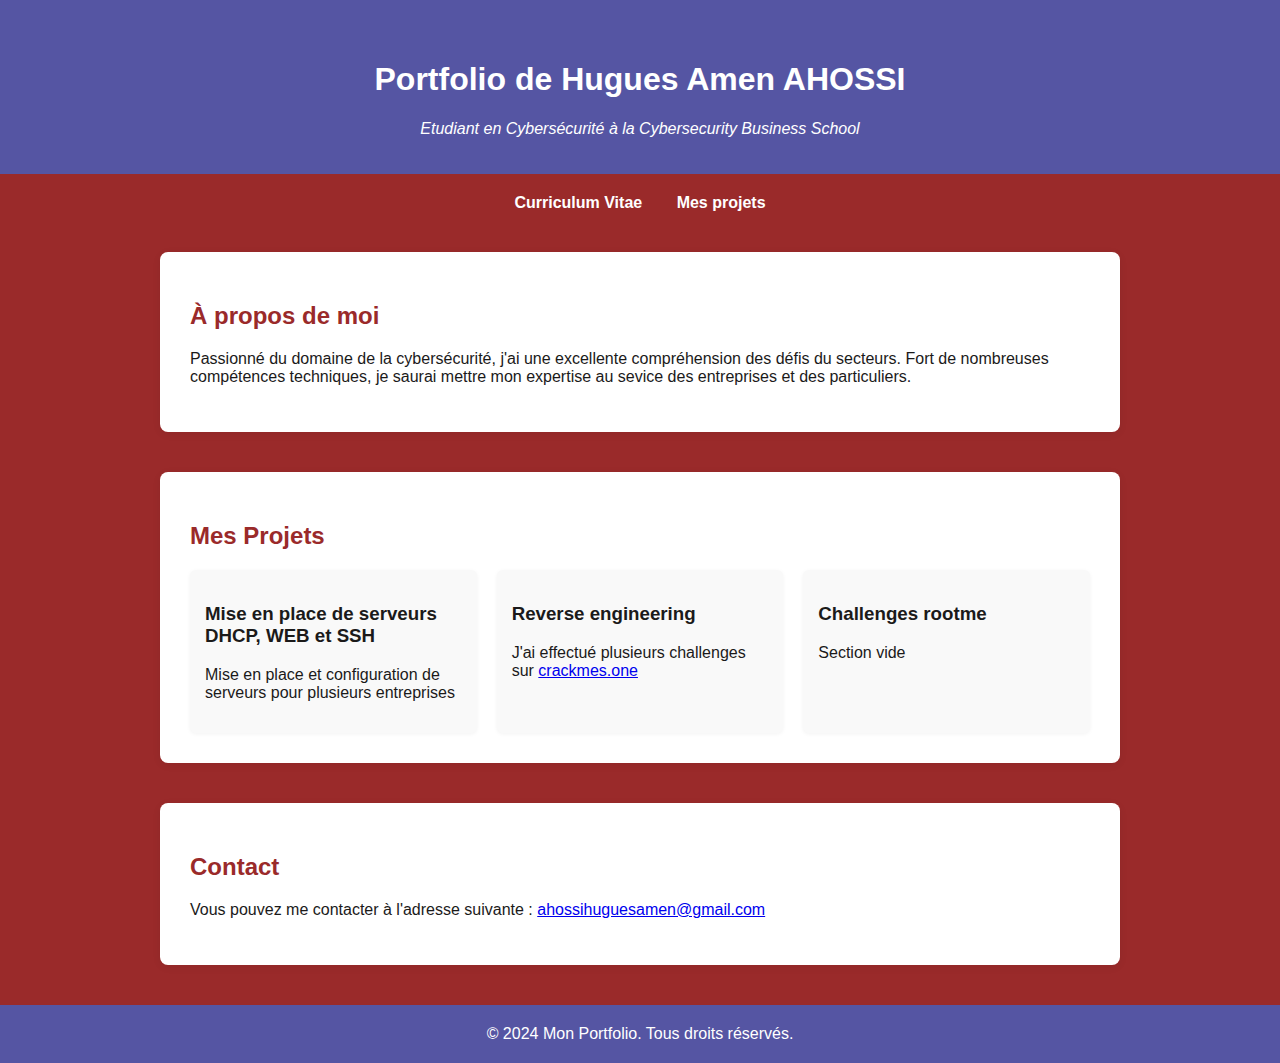
<file: index.html>
<!DOCTYPE html>
<html lang="fr">
<head>
    <meta charset="UTF-8">
    <meta name="portfolio de Hugues" content="width=device-width, initial-scale=1.0">
    <title>Mon Portfolio</title>
    <style>
        body {
            font-family: Arial, sans-serif;
            margin: 0;
            background: #9a2a2a;
            color: #1b1a1a;
        }
        header {
            background: rgb(85, 85, 163);
            color: white;
            padding: 40px 0 20px 0;
            text-align: center;
        }
        nav {
            margin: 20px 0;
            text-align: center;
        }
        nav a {
            color: white;
            text-decoration: none;
            margin: 0 15px;
            font-weight: bold;
        }
        section {
            max-width: 900px;
            margin: 40px auto;
            background: #fff;
            padding: 30px;
            border-radius: 8px;
            box-shadow: 0 2px 8px rgba(0,0,0,0.07);
        }
        h2 {
            color:#9a2a2a;
        }
        .projects {
            display: grid;
            grid-template-columns: repeat(auto-fit, minmax(250px, 1fr));
            gap: 20px;
        }
        .project {
            background: #f9f9f9;
            padding: 15px;
            border-radius: 6px;
            box-shadow: 0 1px 4px rgba(0,0,0,0.05);
        }
        footer {
            text-align: center;
            padding: 20px 0;
            background: rgb(85, 85, 163);
            color: #fff;
            margin-top: 40px;
        }
    </style>
</head>
<body>
    <header>
        <h1>Portfolio de Hugues Amen AHOSSI</h1>
        <p><i>Etudiant en Cybersécurité à la Cybersecurity Business School</i></p>
    </header>
    <nav>
        <a href="CVitae.html">Curriculum Vitae</a>
        <a href="#projects">Mes projets</a>
    </nav>
    <section id="about">
        <h2>À propos de moi</h2>
        <p>
            Passionné du domaine de la cybersécurité, j'ai une excellente compréhension des défis du secteurs. Fort de nombreuses compétences techniques, je saurai mettre mon expertise au sevice des entreprises et des particuliers.
        </p>
    </section>
    <section id="projects">
        <h2>Mes Projets</h2>
        <div class="projects">
            <div class="project">
                <h3>Mise en place de serveurs DHCP, WEB et SSH</h3>
                <p>Mise en place et configuration de serveurs pour plusieurs entreprises</p>
            </div>
            <div class="project">
                <h3>Reverse engineering</h3>
                <p> J'ai effectué plusieurs challenges sur <a href="https://www.crackmes.one">crackmes.one</a></p>
            </div>
            <div class="project">
                <h3>Challenges rootme</h3>
                <p>Section vide</p>
            </div>
        </div>
    </section>
    <section id="contact">
        <h2>Contact</h2>
        <p>
            Vous pouvez me contacter à l'adresse suivante : <a href="https://mail.google.com/mail/u/0/#inbox?compose=new%E2%80%9D">ahossihuguesamen@gmail.com</a>
        </p>
    </section>
    <footer>
        &copy; 2024 Mon Portfolio. Tous droits réservés.
    </footer>
</body>
</html>
</file>
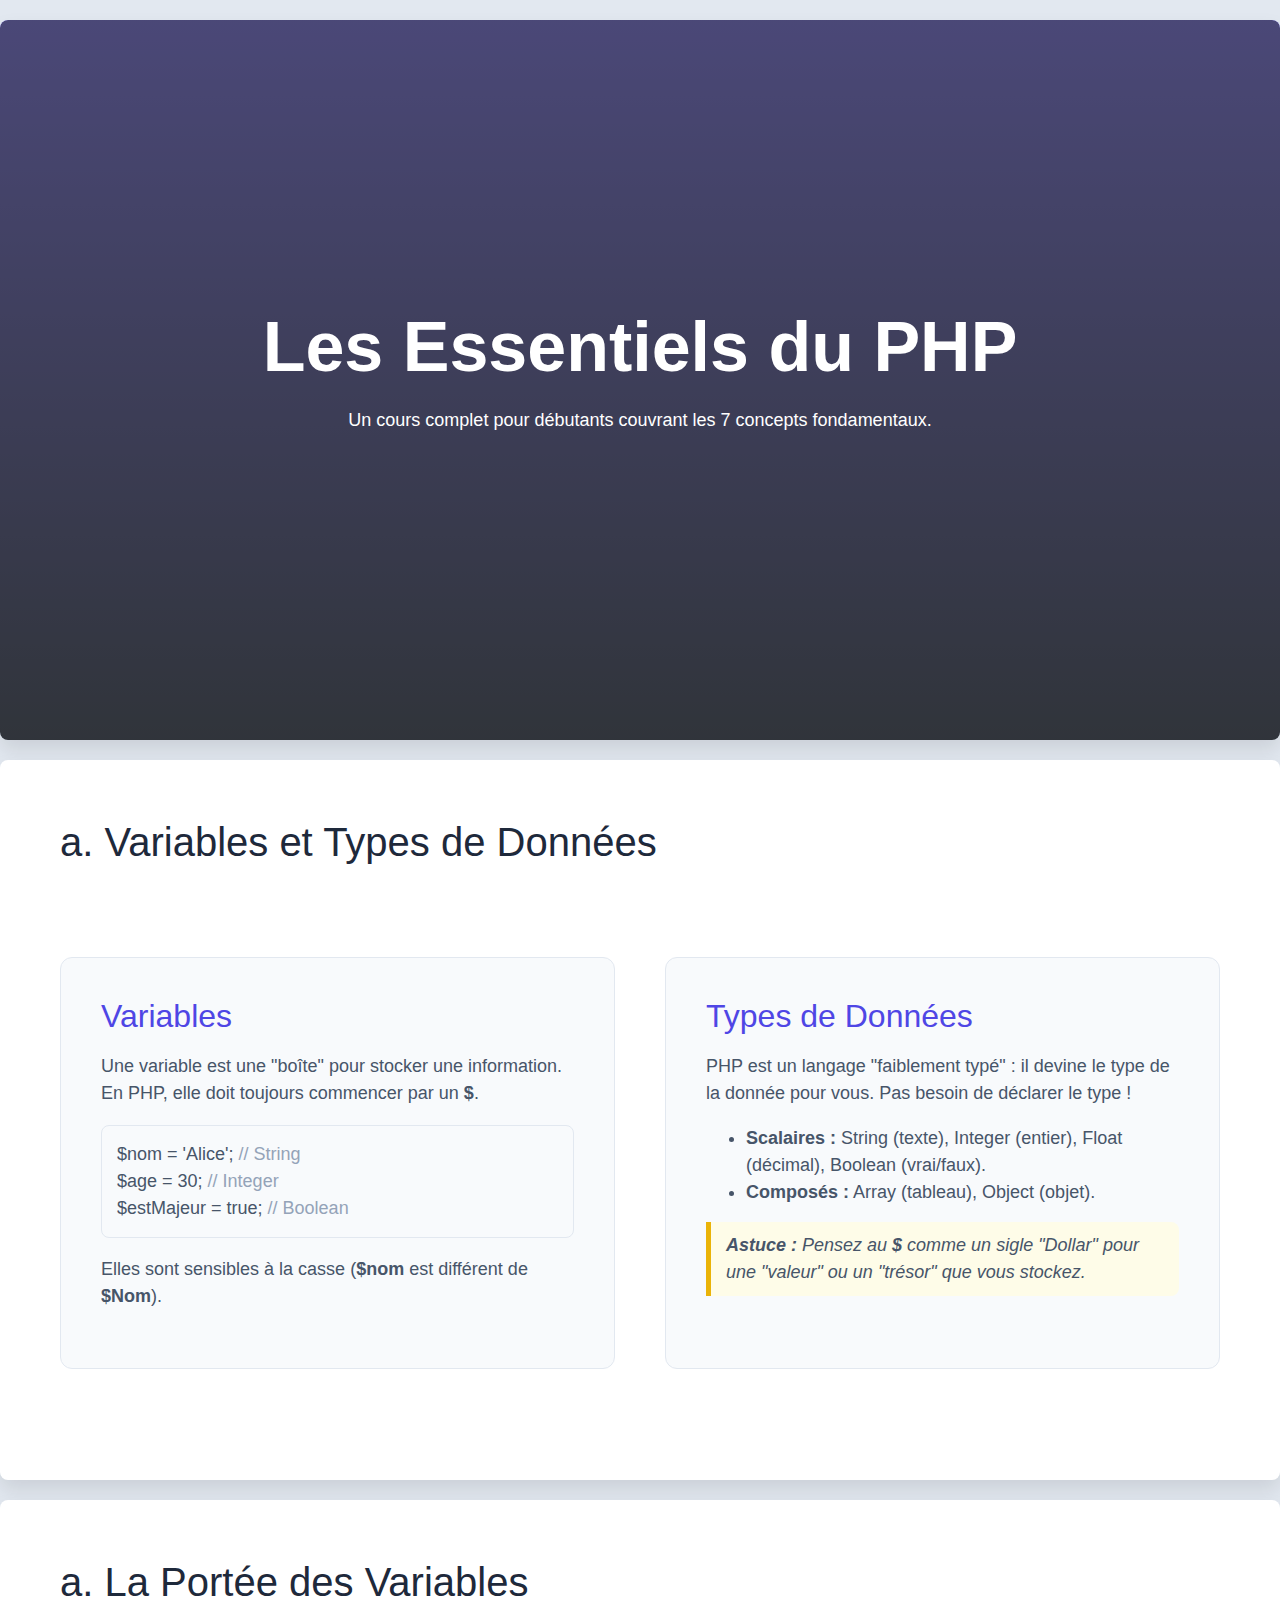
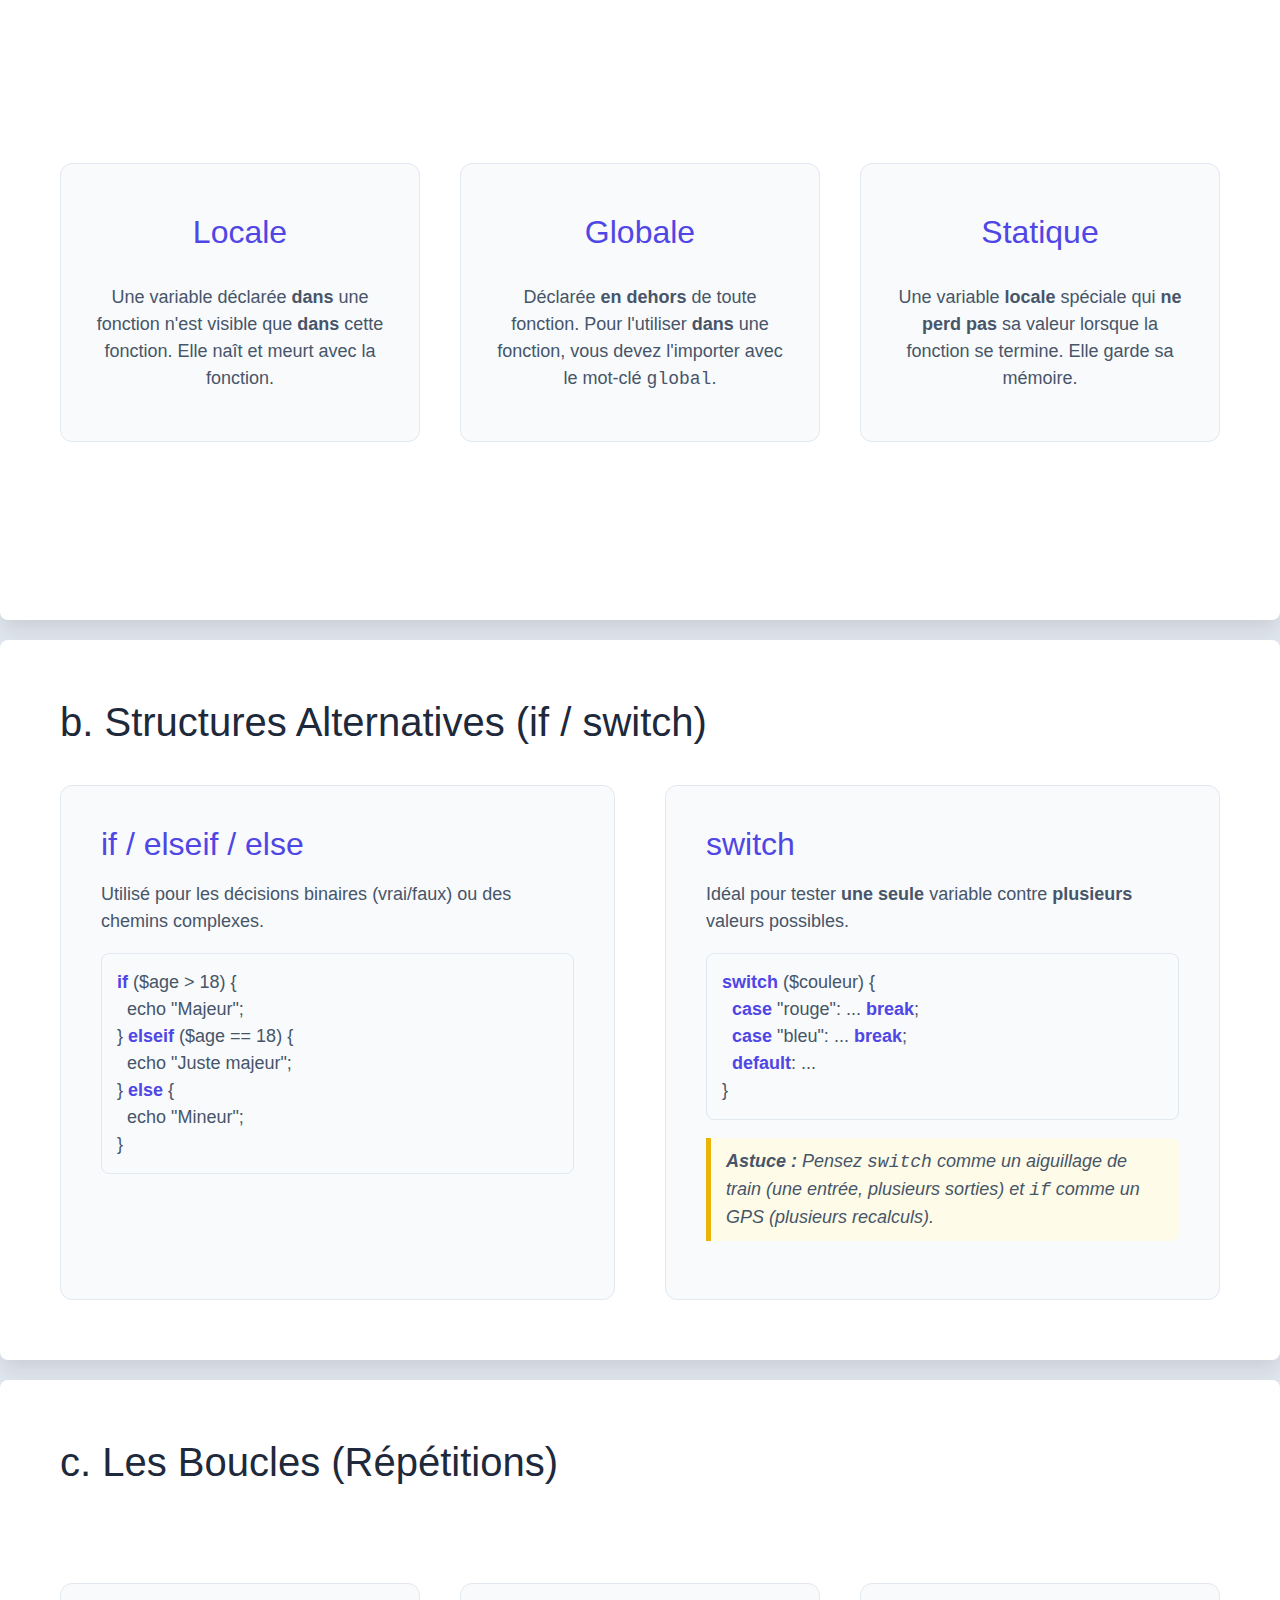
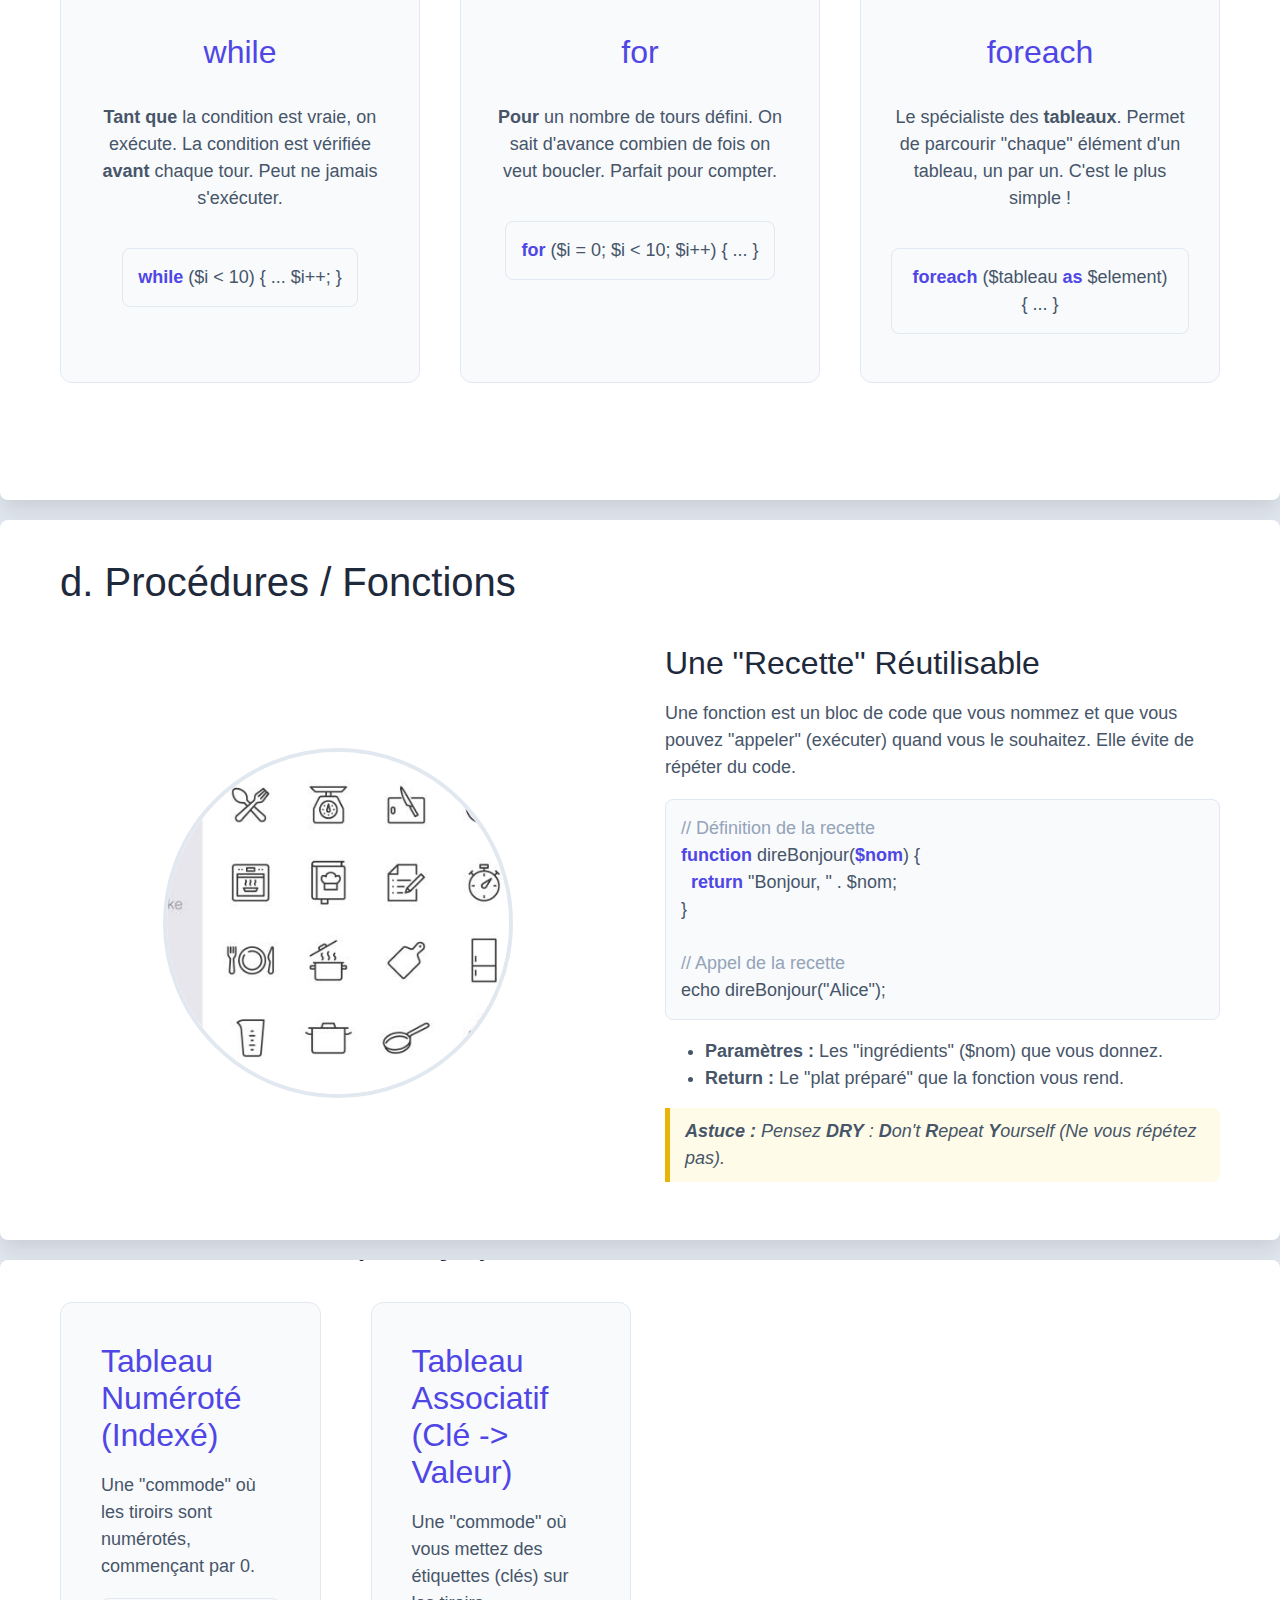
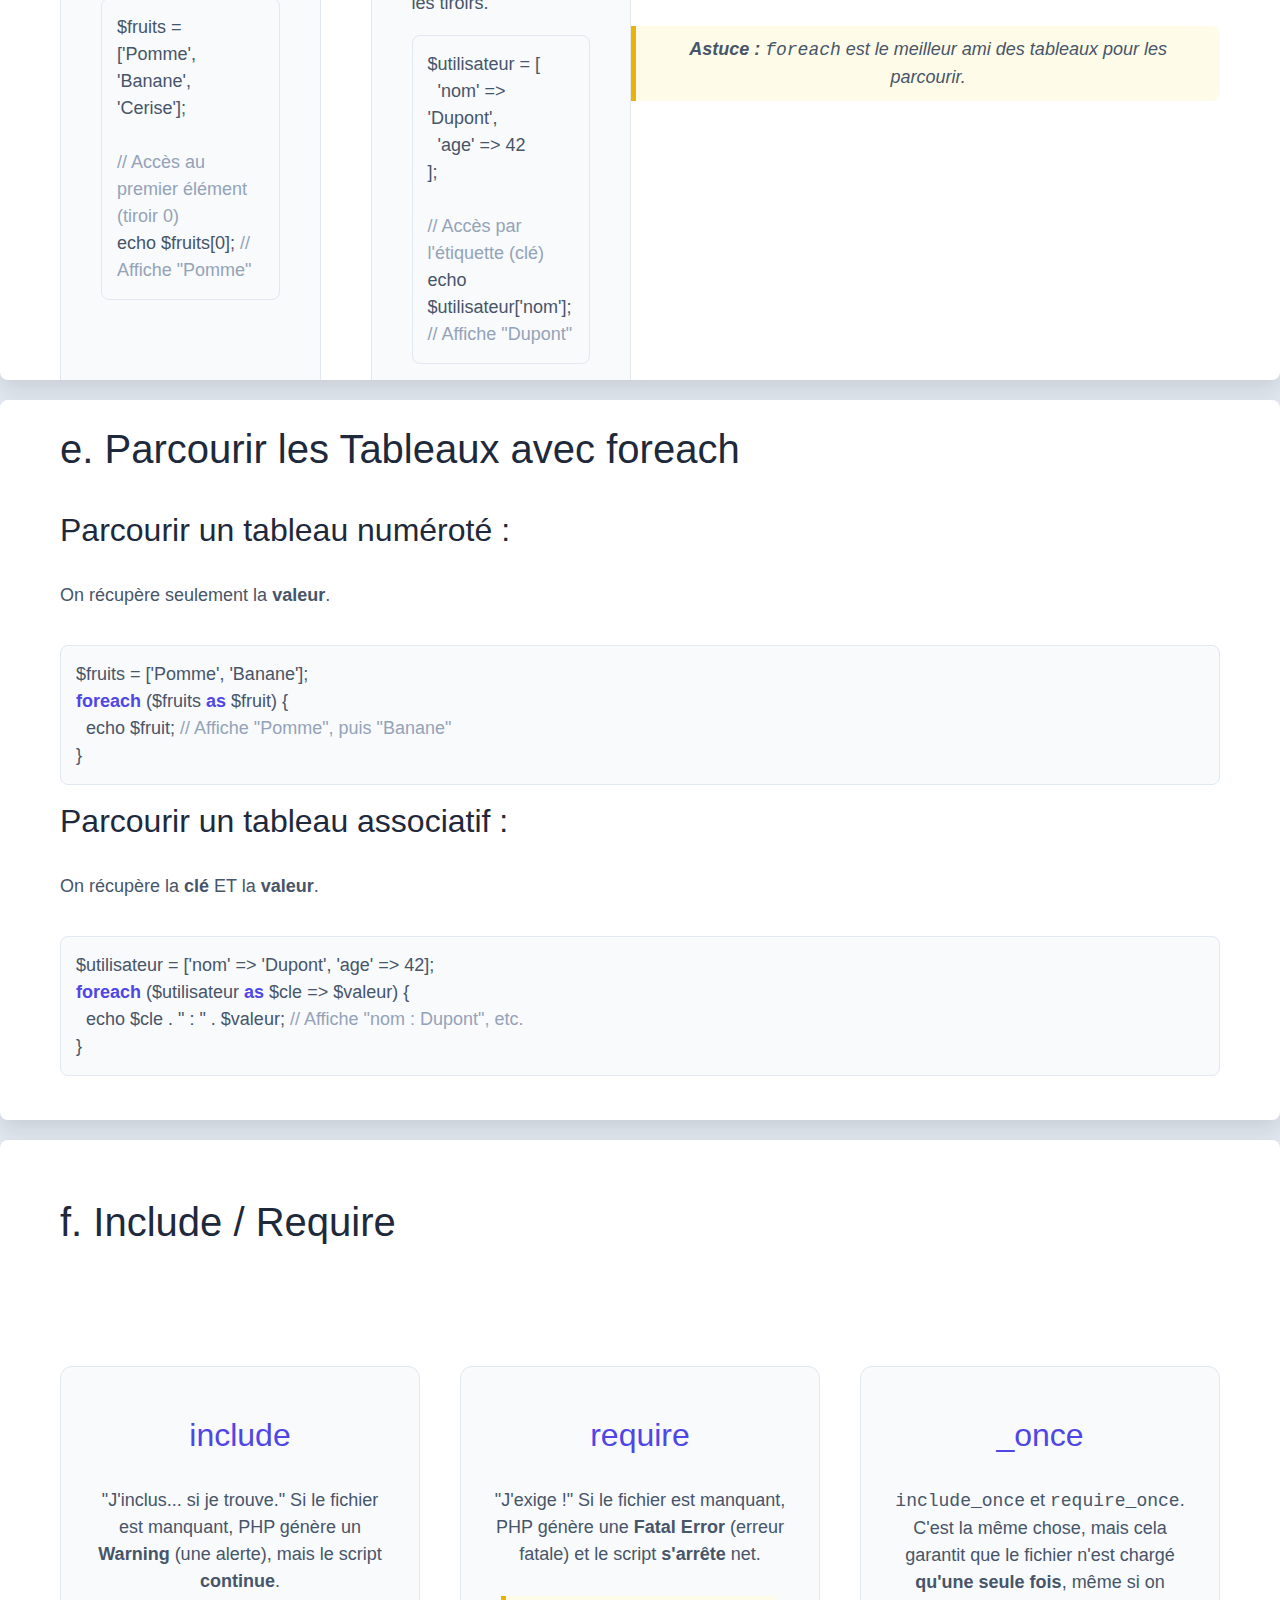
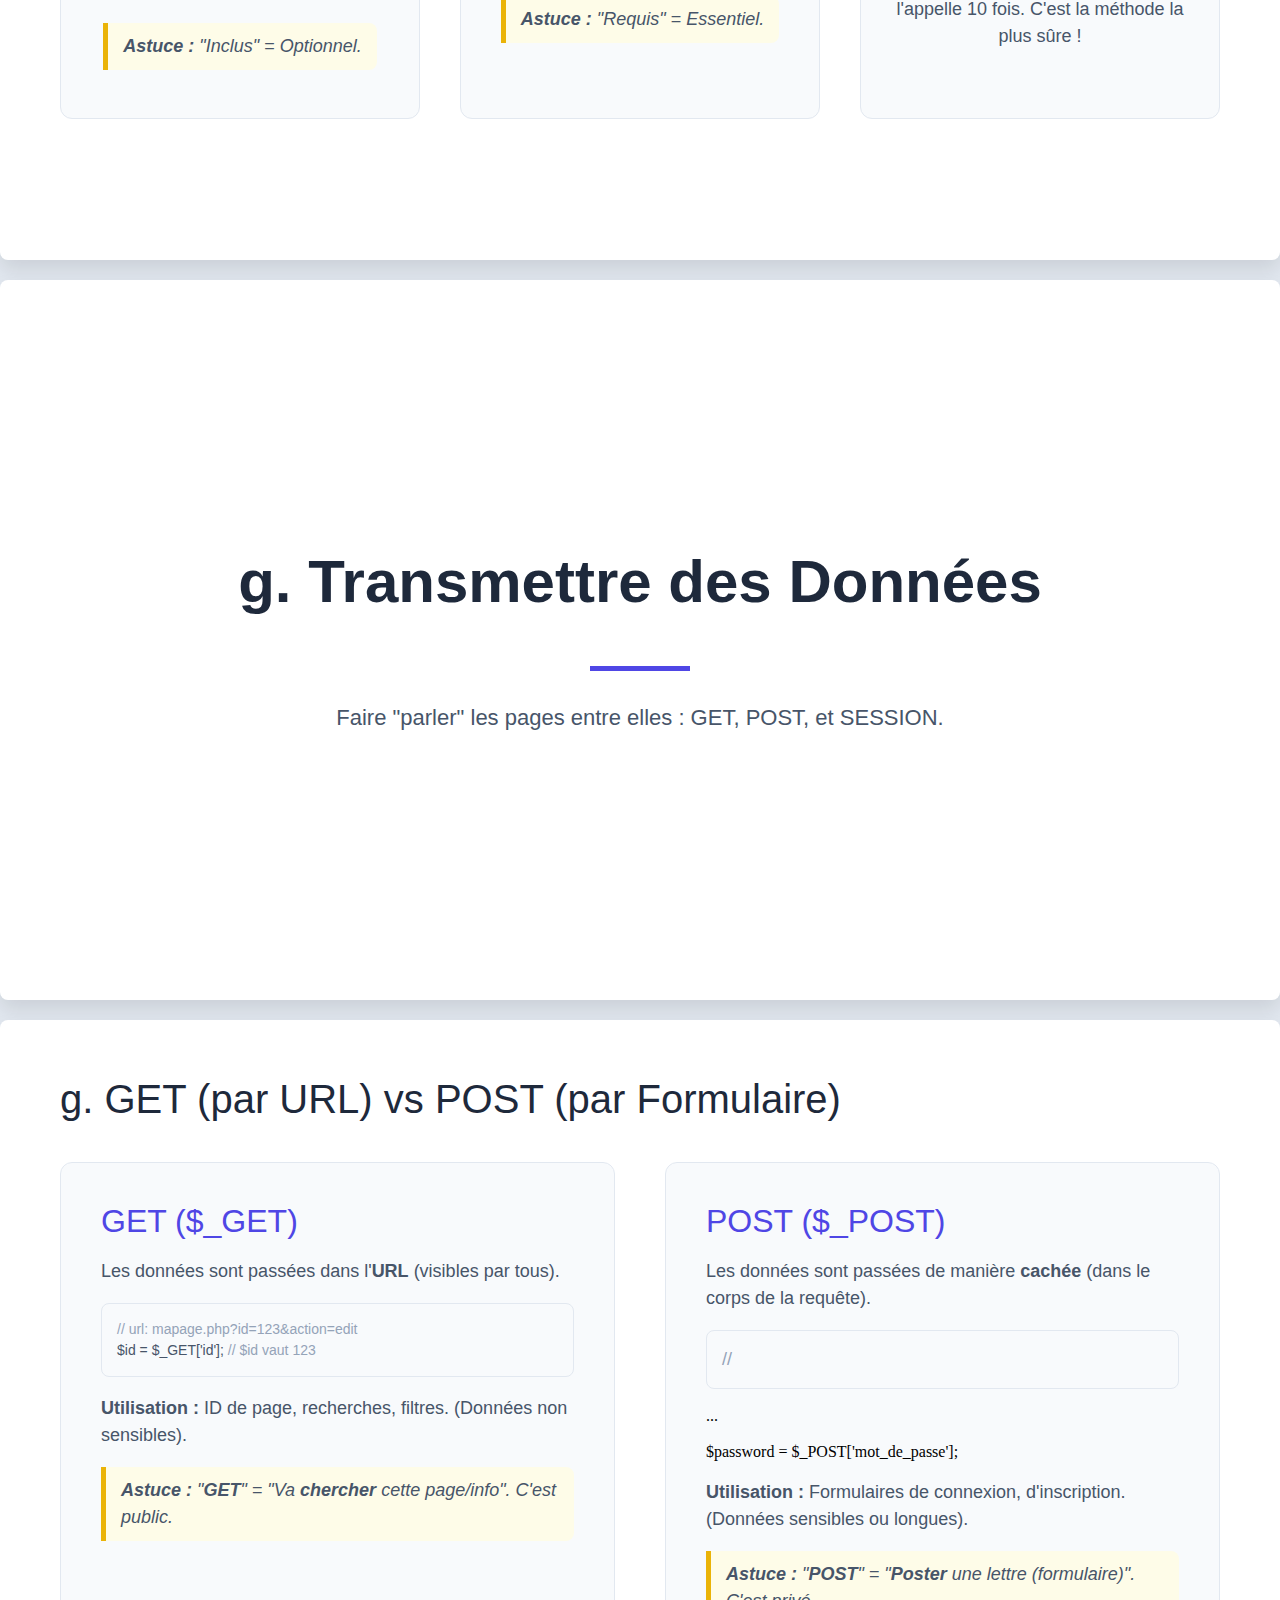
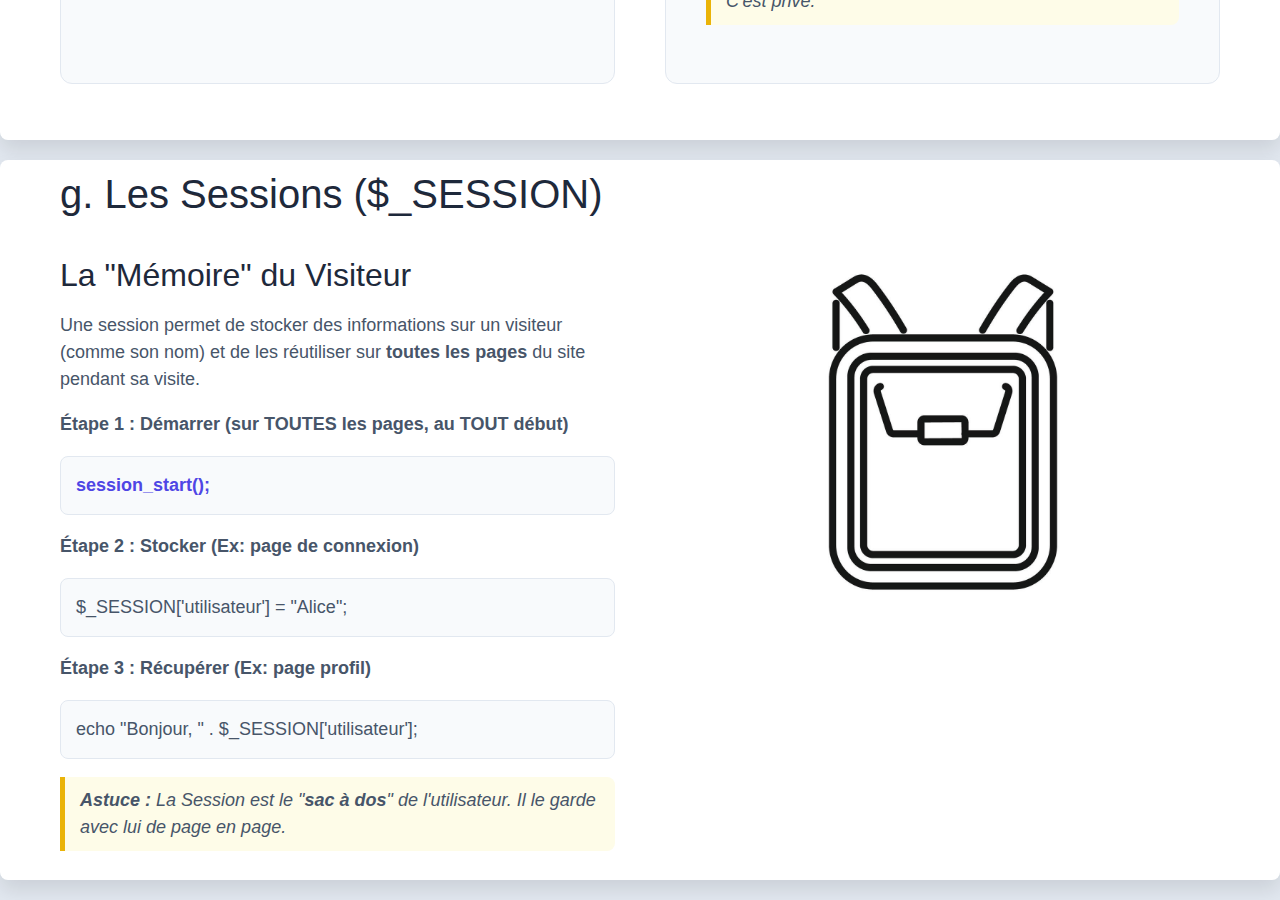
<file: cours_php.html>
<!DOCTYPE HTML>
<html lang="fr">
<head>
    <meta charset="UTF-8">
    <meta http-equiv="X-UA-Compatible" content="IE=edge">
    <meta name="viewport" content="width=device-width, initial-scale=1.0">
    <link rel="stylesheet" href="cours_php.css">
    <title>Du PHP</title>
</head>
<body>
<div class="slide-container full-bg-image" id="slide1" style="background-image: linear-gradient(rgba(79, 70, 229, 0.6), rgba(30, 41, 59, 0.7)), url('http://googleusercontent.com/image_collection/image_retrieval/18246425434954101437');">
    <div class="content-overlay">
        <h1>Les Essentiels du PHP</h1>
        <p class="subtitle">Un cours complet pour débutants couvrant les 7 concepts fondamentaux.</p>
    </div>
</div>

<div class="slide-container" id="slide2">
    <h2 class="slide-title">a. Variables et Types de Données</h2>
    <div class="content-area">
        <div class="two-column tiled">
            <div>
                <h3><i class="fa-solid fa-dollar-sign"></i> Variables</h3>
                <p>Une variable est une "boîte" pour stocker une information. En PHP, elle doit toujours commencer par un <strong>$</strong>.</p>
                <p class="code-snippet">
                    $nom = 'Alice'; <span style="color: #94a3b8;">// String</span><br>
                    $age = 30; <span style="color: #94a3b8;">// Integer</span><br>
                    $estMajeur = true; <span style="color: #94a3b8;">// Boolean</span>
                </p>
                <p>Elles sont sensibles à la casse (<strong>$nom</strong> est différent de <strong>$Nom</strong>).</p>
            </div>
            <div>
                <h3><i class="fa-solid fa-boxes-stacked"></i> Types de Données</h3>
                <p>PHP est un langage "faiblement typé" : il devine le type de la donnée pour vous. Pas besoin de déclarer le type !</p>
                <ul>
                    <li><strong>Scalaires :</strong> String (texte), Integer (entier), Float (décimal), Boolean (vrai/faux).</li>
                    <li><strong>Composés :</strong> Array (tableau), Object (objet).</li>
                </ul>
                <p class="tip"><strong>Astuce :</strong> Pensez au <strong>$</strong> comme un sigle "Dollar" pour une "valeur" ou un "trésor" que vous stockez.</p>
            </div>
        </div>
    </div>
</div>

<div class="slide-container" id="slide3">
    <h2 class="slide-title">a. La Portée des Variables</h2>
    <div class="content-area">
        <div class="tiled-content">
            <div class="tile">
                <div class="icon"><i class="fa-solid fa-lock"></i></div>
                <h3>Locale</h3>
                <p>Une variable déclarée <strong>dans</strong> une fonction n'est visible que <strong>dans</strong> cette fonction. Elle naît et meurt avec la fonction.</p>
            </div>
            <div class="tile">
                <div class="icon"><i class="fa-solid fa-globe"></i></div>
                <h3>Globale</h3>
                <p>Déclarée <strong>en dehors</strong> de toute fonction. Pour l'utiliser <strong>dans</strong> une fonction, vous devez l'importer avec le mot-clé <code>global</code>.</p>
            </div>
            <div class="tile">
                <div class="icon"><i class="fa-solid fa-database"></i></div>
                <h3>Statique</h3>
                <p>Une variable <strong>locale</strong> spéciale qui <strong>ne perd pas</strong> sa valeur lorsque la fonction se termine. Elle garde sa mémoire.</p>
            </div>
        </div>
    </div>
</div>

<div class="slide-container" id="slide4">
    <h2 class="slide-title">b. Structures Alternatives (if / switch)</h2>
    <div class="content-area">
        <div class="two-column tiled">
            <div>
                <h3><i class="fa-solid fa-code-branch"></i> if / elseif / else</h3>
                <p>Utilisé pour les décisions binaires (vrai/faux) ou des chemins complexes.</p>
                <p class="code-snippet">
                    <strong>if</strong> ($age > 18) {<br>
                    &nbsp;&nbsp;echo "Majeur";<br>
                    } <strong>elseif</strong> ($age == 18) {<br>
                    &nbsp;&nbsp;echo "Juste majeur";<br>
                    } <strong>else</strong> {<br>
                    &nbsp;&nbsp;echo "Mineur";<br>
                    }
                </p>
            </div>
            <div>
                <h3><i class="fa-solid fa-shuffle"></i> switch</h3>
                <p>Idéal pour tester <strong>une seule</strong> variable contre <strong>plusieurs</strong> valeurs possibles.</p>
                <p class="code-snippet">
                    <strong>switch</strong> ($couleur) {<br>
                    &nbsp;&nbsp;<strong>case</strong> "rouge": ... <strong>break</strong>;<br>
                    &nbsp;&nbsp;<strong>case</strong> "bleu": ... <strong>break</strong>;<br>
                    &nbsp;&nbsp;<strong>default</strong>: ... <br>
                    }
                </p>
                <p class="tip"><strong>Astuce :</strong> Pensez <code>switch</code> comme un aiguillage de train (une entrée, plusieurs sorties) et <code>if</code> comme un GPS (plusieurs recalculs).</p>
            </div>
        </div>
    </div>
</div>

<div class="slide-container" id="slide5">
    <h2 class="slide-title">c. Les Boucles (Répétitions)</h2>
    <div class="content-area">
        <div class="tiled-content">
            <div class="tile">
                <div class="icon"><i class="fa-solid fa-sync"></i></div>
                <h3>while</h3>
                <p><strong>Tant que</strong> la condition est vraie, on exécute. La condition est vérifiée <strong>avant</strong> chaque tour. Peut ne jamais s'exécuter.</p>
                <p class="code-snippet"><strong>while</strong> ($i < 10) { ... $i++; }</p>
            </div>
            <div class="tile">
                <div class="icon"><i class="fa-solid fa-list-ol"></i></div>
                <h3>for</h3>
                <p><strong>Pour</strong> un nombre de tours défini. On sait d'avance combien de fois on veut boucler. Parfait pour compter.</p>
                <p class="code-snippet"><strong>for</strong> ($i = 0; $i < 10; $i++) { ... }</p>
            </div>
            <div class="tile">
                <div class="icon"><i class="fa-solid fa-person-walking-arrow-right"></i></div>
                <h3>foreach</h3>
                <p>Le spécialiste des <strong>tableaux</strong>. Permet de parcourir "chaque" élément d'un tableau, un par un. C'est le plus simple !</p>
                <p class="code-snippet"><strong>foreach</strong> ($tableau <strong>as</strong> $element) { ... }</p>
            </div>
        </div>
    </div>
</div>

<div class="slide-container" id="slide6">
    <h2 class="slide-title">d. Procédures / Fonctions</h2>
    <div class="content-area">
        <div class="two-column rounded-image-layout">
            <div>
                <div class="image-wrapper"><img src="ico11.jpg" alt="Icône de livre de recettes"></div>
            </div>
            <div>
                <h3>Une "Recette" Réutilisable</h3>
                <p>Une fonction est un bloc de code que vous nommez et que vous pouvez "appeler" (exécuter) quand vous le souhaitez. Elle évite de répéter du code.</p>
                <p class="code-snippet">
                    <span style="color: #94a3b8;">// Définition de la recette</span><br>
                    <strong>function</strong> direBonjour(<strong>$nom</strong>) {<br>
                    &nbsp;&nbsp;<strong>return</strong> "Bonjour, " . $nom;<br>
                    }<br><br>
                    <span style="color: #94a3b8;">// Appel de la recette</span><br>
                    echo direBonjour("Alice");
                </p>
                <ul>
                    <li><strong>Paramètres :</strong> Les "ingrédients" ($nom) que vous donnez.</li>
                    <li><strong>Return :</strong> Le "plat préparé" que la fonction vous rend.</li>
                </ul>
                <p class="tip"><strong>Astuce :</strong> Pensez <strong>DRY</strong> : <strong>D</strong>on't <strong>R</strong>epeat <strong>Y</strong>ourself (Ne vous répétez pas).</p>
            </div>
        </div>
    </div>
</div>

<div class="slide-container" id="slide7">
    <h2 class="slide-title">e. Les Tableaux (Arrays)</h2>
    <div class="content-area">
        <div class="two-column tiled">
            <div>
                <h3><i class="fa-solid fa-list-ol"></i> Tableau Numéroté (Indexé)</h3>
                <p>Une "commode" où les tiroirs sont numérotés, commençant par 0.</p>
                <p class="code-snippet">
                    $fruits = ['Pomme', 'Banane', 'Cerise'];<br><br>
                    <span style="color: #94a3b8;">// Accès au premier élément (tiroir 0)</span><br>
                    echo $fruits[0]; <span style="color: #94a3b8;">// Affiche "Pomme"</span>
                </p>
            </div>
            <div>
                <h3><i class="fa-solid fa-tags"></i> Tableau Associatif (Clé -> Valeur)</h3>
                <p>Une "commode" où vous mettez des étiquettes (clés) sur les tiroirs.</p>
                <p class="code-snippet">
                    $utilisateur = [<br>
                    &nbsp;&nbsp;'nom' => 'Dupont',<br>
                    &nbsp;&nbsp;'age' => 42<br>
                    ];<br><br>
                    <span style="color: #94a3b8;">// Accès par l'étiquette (clé)</span><br>
                    echo $utilisateur['nom']; <span style="color: #94a3b8;">// Affiche "Dupont"</span>
                </p>
            </div>
        </div>
        <p class="tip" style="width: 100%; text-align: center; margin-top: 20px;"><strong>Astuce :</strong> <code>foreach</code> est le meilleur ami des tableaux pour les parcourir.</p>
    </div>
</div>

<div class="slide-container" id="slide8">
    <h2 class="slide-title">e. Parcourir les Tableaux avec foreach</h2>
    <div class="content-area" style="flex-direction: column; align-items: flex-start;">
        
        <h3>Parcourir un tableau numéroté :</h3>
        <p>On récupère seulement la <strong>valeur</strong>.</p>
        <p class="code-snippet" style="width: 100%;">
            $fruits = ['Pomme', 'Banane'];<br>
            <strong>foreach</strong> ($fruits <strong>as</strong> $fruit) {<br>
            &nbsp;&nbsp;echo $fruit; <span style="color: #94a3b8;">// Affiche "Pomme", puis "Banane"</span><br>
            }
        </p>

        <h3>Parcourir un tableau associatif :</h3>
        <p>On récupère la <strong>clé</strong> ET la <strong>valeur</strong>.</p>
        <p class="code-snippet" style="width: 100%;">
            $utilisateur = ['nom' => 'Dupont', 'age' => 42];<br>
            <strong>foreach</strong> ($utilisateur <strong>as</strong> $cle => $valeur) {<br>
            &nbsp;&nbsp;echo $cle . " : " . $valeur; <span style="color: #94a3b8;">// Affiche "nom : Dupont", etc.</span><br>
            }
        </p>
    </div>
</div>

<div class="slide-container" id="slide9">
    <h2 class="slide-title">f. Include / Require</h2>
    <div class="content-area">
        <div class="tiled-content">
            <div class="tile">
                <div class="icon"><i class="fa-solid fa-exclamation-triangle"></i></div>
                <h3>include</h3>
                <p>"J'inclus... si je trouve." Si le fichier est manquant, PHP génère un <strong>Warning</strong> (une alerte), mais le script <strong>continue</strong>.</p>
                <p class="tip"><strong>Astuce :</strong> "Inclus" = Optionnel.</p>
            </div>
            <div class="tile">
                <div class="icon"><i class="fa-solid fa-ban"></i></div>
                <h3>require</h3>
                <p>"J'exige !" Si le fichier est manquant, PHP génère une <strong>Fatal Error</strong> (erreur fatale) et le script <strong>s'arrête</strong> net.</p>
                <p class="tip"><strong>Astuce :</strong> "Requis" = Essentiel.</p>
            </div>
            <div class="tile">
                <div class="icon"><i class="fa-solid fa-check-double"></i></div>
                <h3>_once</h3>
                <p><code>include_once</code> et <code>require_once</code>. C'est la même chose, mais cela garantit que le fichier n'est chargé <strong>qu'une seule fois</strong>, même si on l'appelle 10 fois. C'est la méthode la plus sûre !</p>
            </div>
        </div>
    </div>
</div>


<div class="slide-container" id="slide10">
    <div class="section-title-layout">
        <h2>g. Transmettre des Données</h2>
        <hr>
        <p>Faire "parler" les pages entre elles : GET, POST, et SESSION.</p>
    </div>
</div>

<div class="slide-container" id="slide11">
    <h2 class="slide-title">g. GET (par URL) vs POST (par Formulaire)</h2>
    <div class="content-area">
        <div class="two-column tiled">
            <div>
                <h3><i class="fa-solid fa-link"></i> GET ($_GET)</h3>
                <p>Les données sont passées dans l'<strong>URL</strong> (visibles par tous).</p>
                <p class="code-snippet" style="font-size: 14px;">
                    <span style="color: #94a3b8;">// url: mapage.php?id=123&action=edit</span><br>
                    $id = $_GET['id']; <span style="color: #94a3b8;">// $id vaut 123</span>
                </p>
                <p><strong>Utilisation :</strong> ID de page, recherches, filtres. (Données non sensibles).</p>
                <p class="tip"><strong>Astuce :</strong> "<strong>GET</strong>" = "Va <strong>chercher</strong> cette page/info". C'est public.</p>
            </div>
            <div>
                <h3><i class="fa-solid fa-envelope"></i> POST ($_POST)</h3>
                <p>Les données sont passées de manière <strong>cachée</strong> (dans le corps de la requête).</p>
                <p class="code-snippet">
                    <span style="color: #94a3b8;">// <form method="POST"> ... </form></span><br>
                    $password = $_POST['mot_de_passe'];
                </p>
                <p><strong>Utilisation :</strong> Formulaires de connexion, d'inscription. (Données sensibles ou longues).</p>
                <p class="tip"><strong>Astuce :</strong> "<strong>POST</strong>" = "<strong>Poster</strong> une lettre (formulaire)". C'est privé.</p>
            </div>
        </div>
    </div>
</div>


<div class="slide-container" id="slide12">
    <h2 class="slide-title">g. Les Sessions ($_SESSION)</h2>
    <div class="content-area">
        <div class="two-column">
            <div>
                <h3>La "Mémoire" du Visiteur</h3>
                <p>Une session permet de stocker des informations sur un visiteur (comme son nom) et de les réutiliser sur <strong>toutes les pages</strong> du site pendant sa visite.</p>
                
                <p><strong>Étape 1 : Démarrer (sur TOUTES les pages, au TOUT début)</strong></p>
                <p class="code-snippet"><strong>session_start();</strong></p>

                <p><strong>Étape 2 : Stocker (Ex: page de connexion)</strong></p>
                <p class="code-snippet">$_SESSION['utilisateur'] = "Alice";</p>

                <p><strong>Étape 3 : Récupérer (Ex: page profil)</strong></p>
                <p class="code-snippet">echo "Bonjour, " . $_SESSION['utilisateur'];</p>
                
                <p class="tip"><strong>Astuce :</strong> La Session est le "<strong>sac à dos</strong>" de l'utilisateur. Il le garde avec lui de page en page.</p>
            </div>
            <div>
                <div class="image-wrapper-rect"><img src="ico12.jpg" alt="Icône de sac à dos"></div>
            </div>
        </div>
    </div>
</div>
</file>
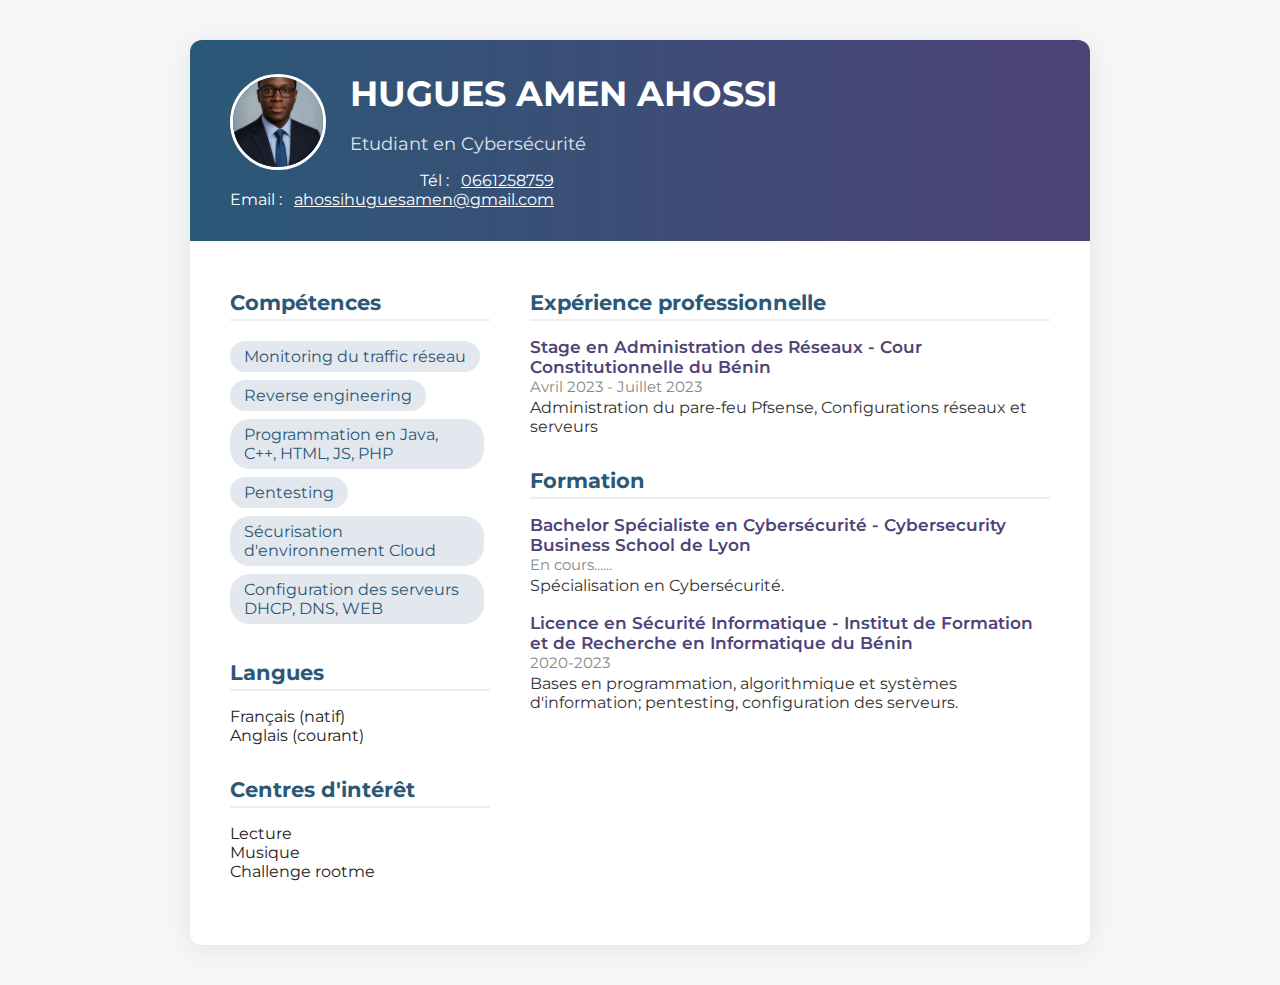
<file: CVitae.html>
<!DOCTYPE html>
<html lang="fr">
<head>
    <meta charset="UTF-8">
    <meta name="viewport" content="width=device-width, initial-scale=1.0">
    <title>CV Professionnel</title>
    <link href="https://fonts.googleapis.com/css?family=Montserrat:400,700&display=swap" rel="stylesheet">
    <style>
        body {
            font-family: 'Montserrat', Arial, sans-serif;
            background: #f4f6f8;
            margin: 0;
            color: #222;
        }
        .container {
            max-width: 900px;
            margin: 40px auto;
            background: #fff;
            box-shadow: 0 4px 24px rgba(0,0,0,0.08);
            border-radius: 12px;
            overflow: hidden;
            padding: 0;
        }
        header {
            background: linear-gradient(90deg, #2b5876 0%, #4e4376 100%);
            color: #fff;
            padding: 32px 40px;
            display: flex;
            flex-wrap: wrap;
            align-items: center;
            justify-content: space-between;
        }
        .profile {
            display: flex;
            align-items: center;
            gap: 24px;
        }
        .profile-img {
            width: 90px;
            height: 90px;
            border-radius: 50%;
            object-fit: cover;
            border: 3px solid #fff;
            background: #eee;
        }
        .profile-info h1 {
            margin: 0 0 8px 0;
            font-size: 2.2em;
            font-weight: 700;
        }
        .profile-info p {
            margin-right: 50;
            font-size: 1.1em;
            opacity: 0.85;
        }
        .contact {
            text-align: right;
            font-size: 1em;
        }
        .contact a {
            color: #fff;
            text-decoration: underline;
            margin-left: 8px;
        }
        main {
            padding: 32px 40px;
            display: grid;
            grid-template-columns: 1fr 2fr;
            gap: 40px;
        }
        section {
            margin-bottom: 32px;
        }
        h2 {
            font-size: 1.3em;
            color: #2b5876;
            margin-bottom: 16px;
            border-bottom: 2px solid #eee;
            padding-bottom: 4px;
            font-weight: 700;
        }
        ul, .skills-list {
            list-style: none;
            padding: 0;
            margin: 0;
        }
        .skills-list li {
            display: inline-block;
            background: #e3e7ee;
            color: #2b5876;
            padding: 6px 14px;
            border-radius: 20px;
            margin: 4px 6px 4px 0;
            font-size: 0.98em;
        }
        .exp-item, .edu-item {
            margin-bottom: 18px;
        }
        .exp-title, .edu-title {
            font-weight: 600;
            font-size: 1.05em;
            color: #4e4376;
        }
        .exp-date, .edu-date {
            font-size: 0.95em;
            color: #888;
            margin-bottom: 2px;
        }
        .exp-desc, .edu-desc {
            font-size: 0.98em;
            color: #333;
            margin-top: 2px;
        }
        @media (max-width: 800px) {
            main {
                grid-template-columns: 1fr;
                gap: 0;
                padding: 24px 16px;
            }
            header {
                flex-direction: column;
                align-items: flex-start;
                padding: 24px 16px;
            }
            .contact {
                text-align: center;
                margin-left: 0px;
            }
            .container {
                margin: 16px;
            }
        }
    </style>
</head>
<body>
    <div class="container">
        <header>
            <div class="profile">
                <img src="pp.jpg" alt="Photo de profil" class="profile-img">
                <div class="profile-info">
                    <h1>HUGUES AMEN AHOSSI</h1>
                    <p>Etudiant en Cybersécurité</p>
                </div>
            </div>
            <div class="contact">
                <div>Tél : <a href="tel:+33661258759">0661258759</a></div>
                <div>Email : <a href="ahossihuguesamen@gmail.com">ahossihuguesamen@gmail.com</a></div>
            </div>
        </header>
        <main>
            <aside>
                <section>
                    <h2>Compétences</h2>
                    <ul class="skills-list">
                        <li>Monitoring du traffic réseau</li>
                        <li>Reverse engineering</li>
                        <li>Programmation en Java, C++, HTML, JS, PHP</li>
                        <li>Pentesting</li>
                        <li>Sécurisation d'environnement Cloud</li>
                        <li>Configuration des serveurs DHCP, DNS, WEB</li>
                    </ul>
                </section>
                <section>
                    <h2>Langues</h2>
                    <ul>
                        <li>Français (natif)</li>
                        <li>Anglais (courant)</li>
                    </ul>
                </section>
                <section>
                    <h2>Centres d'intérêt</h2>
                    <ul>
                        <li>Lecture</li>
                        <li>Musique</li>
                        <li>Challenge rootme</li>
                    </ul>
                </section>
            </aside>
            <section>
                <section>
                    <h2>Expérience professionnelle</h2>
                    <div class="exp-item">
                        <div class="exp-title">Stage en Administration des Réseaux - Cour Constitutionnelle du Bénin</div>
                        <div class="exp-date">Avril 2023 - Juillet 2023</div>
                        <div class="exp-desc">Administration du pare-feu Pfsense, Configurations réseaux et serveurs</div>
                    </div>
                </section>
                <section>
                    <h2>Formation</h2>
                    <div class="edu-item">
                        <div class="edu-title">Bachelor Spécialiste en Cybersécurité - Cybersecurity Business School de Lyon</div>
                        <div class="edu-date">En cours......</div>
                        <div class="edu-desc">Spécialisation en Cybersécurité.</div>
                    </div>
                    <div class="edu-item">
                        <div class="edu-title">Licence en Sécurité Informatique - Institut de Formation et de Recherche en Informatique du Bénin</div>
                        <div class="edu-date">2020-2023</div>
                        <div class="edu-desc">Bases en programmation, algorithmique et systèmes d'information; pentesting, configuration des serveurs.</div>
                    </div>
                </section>
            </section>
        </main>
    </div>
</body>
</html>
</file>
<file: cours_php.css>
* {
  box-sizing: border-box;
}

body {
  background-color: #e2e8f0; 
  display: grid;
  gap: 20px;
  grid-template-columns: 1fr;
  margin: 0;
  min-height: 100vh;
  padding: 20px 0;
  place-items: center;
}

.slide-container {
  align-items: center;
  background-color: #ffffff; 
  border-radius: 8px;
  box-shadow: 0 10px 20px rgba(0, 0, 0, 0.1);
  display: flex;
  flex-direction: column;
  height: 720px; 
  justify-content: center;
  overflow: hidden;
  padding: 60px;
  position: relative;
  width: 1280px; 
}

.slide-container::before {
  content: '';
  height: 100%;
  left: 0;
  position: absolute;
  top: 0;
  width: 100%;
  z-index: 0;
}

.slide-container > * {
  position: relative;
  z-index: 1;
}


.slide-container h1,
.slide-container h2,
.slide-container h3 {
  color: #1e293b; 
  font-family: 'Poppins', sans-serif;
  font-weight: 700;
  margin: 0;
}


.slide-container p,
.slide-container li,
.slide-container .subtitle,
.slide-container .number-label,
.slide-container .alternating-text-tile p {
  color: #475569; 
  font-family: 'Lato', sans-serif;
}


.slide-container h1 {
  font-size: 70px;
}

.slide-container .slide-title {
  
  font-size: 40px;
  font-weight: 400;
  margin-bottom: 40px;
  text-align: left;
  width: 100%;
}

.slide-container h3 {
  font-size: 32px;
  font-weight: 400;
  margin-bottom: 15px;
}

.slide-container p,
.slide-container li,
.slide-container .subtitle {
  font-size: 18px;
  line-height: 1.5;
}

.slide-container .subtitle {
  font-weight: 400;
  margin: 20px auto;
}


.code-snippet {
    font-family: 'Roboto Mono', monospace;
    font-size: 16px;
    background-color: #f8fafc;
    border: 1px solid #e2e8f0;
    padding: 15px;
    border-radius: 8px;
    color: #334155;
    line-height: 1.4;
}

.code-snippet strong {
    color: #4f46e5; 
}


.content-area {
  align-items: center;
  display: flex;
  flex-grow: 1;
  justify-content: center;
  width: 100%;
}


.title-layout {
  text-align: center;
}


.full-bg-image {
  background-position: center;
  background-size: cover;
  padding: 0; 
}
.full-bg-image .content-overlay {
  background-color: rgba(0, 0, 0, 0.5); 
  border-radius: 8px; 
  padding: 60px;
  text-align: center;
  width: 100%;
  height: 100%;
  display: flex;
  flex-direction: column;
  justify-content: center;
  align-items: center;
}
.full-bg-image h1,
.full-bg-image .subtitle {
  color: #ffffff; 
  max-width: 80%;
}


.section-title-layout {
  align-items: center;
  display: flex;
  flex-direction: column;
  height: 100%;
  justify-content: center;
  text-align: center;
  width: 100%;
}
.section-title-layout h2 {
  font-size: 60px;
  margin-bottom: 20px;
}
.section-title-layout p {
  font-size: 22px;
  margin: 0 auto;
  max-width: 700px;
}
.section-title-layout hr {
  background-color: #4f46e5; 
  border: none;
  height: 5px;
  margin: 30px auto;
  width: 100px;
}


.two-column {
  align-items: flex-start;
  display: grid;
  grid-template-columns: 1fr 1fr;
  gap: 50px;
  width: 100%;
}
.two-column.tiled {
  align-items: stretch; 
 } 
.two-column.tiled > div {
  background-color: #f8fafc; 
  border-radius: 12px;
  border: 1px solid #e2e8f0;
  padding: 40px;
}
.two-column.tiled h3 {
  color: #4f46e5; 
}


.tiled-content {
  align-items: stretch;
  display: flex;
  gap: 40px;
  justify-content: center;
  width: 100%;
}
.tile {
  align-items: center;
  background-color: #f8fafc;
  border-radius: 12px;
  border: 1px solid #e2e8f0;
  display: flex;
  flex-direction: column;
  flex: 1;
  justify-content: flex-start;
  padding: 30px;
  text-align: center;
}
.tile .icon {
  color: #4f46e5;
  font-size: 48px;
  margin-bottom: 20px;
}
.tile h3 {
    color: #4f46e5;
}


.rounded-image-layout .image-wrapper {
  border-radius: 50%; 
  flex-shrink: 0;
  height: 350px;
  width: 350px;
  margin: 0 auto;
  overflow: hidden;
  border: 4px solid #e2e8f0;
}
.rounded-image-layout .image-wrapper img {
  height: 100%;
  object-fit: cover;
  width: 100%;
}
.rounded-image-layout.two-column {
  align-items: center;
}

.image-wrapper-rect {
  border-radius: 12px;
  height: 350px;
  overflow: hidden;
  width: 100%;
}
.image-wrapper-rect img {
  height: 100%;
  object-fit: cover;
  width: 100%;
}
.two-column .image-wrapper-rect img {
  object-fit: contain; 
}


.bullet-list {
  max-width: 900px;
  width: 100%;
}
.bullet-list ul {
  list-style: none;
  margin: 0;
  padding: 0;
}
.bullet-list li {
  align-items: flex-start;
  display: flex;
  gap: 15px;
  margin-bottom: 20px;
  padding-left: 0;
  position: relative;
}
.bullet-list i {
  color: #4f46e5; 
  font-size: 24px;
  margin-top: 5px;
  text-align: center;
  width: 25px;
}
.bullet-list li strong {
  color: #334155;
  font-weight: 700;
}

.tip {
    background-color: #fefce8; 
    border-left: 5px solid #eab308; 
    padding: 10px 15px;
    border-radius: 0 8px 8px 0;
    margin-top: 10px;
    font-style: italic;
}


.qa-layout {
  text-align: center;
  width: 100%;
  align-self: center;
}
.qa-layout h2 {
  font-size: 80px;
  margin-bottom: 20px;
}
.qa-layout p {
  font-size: 22px;
}
</file>
